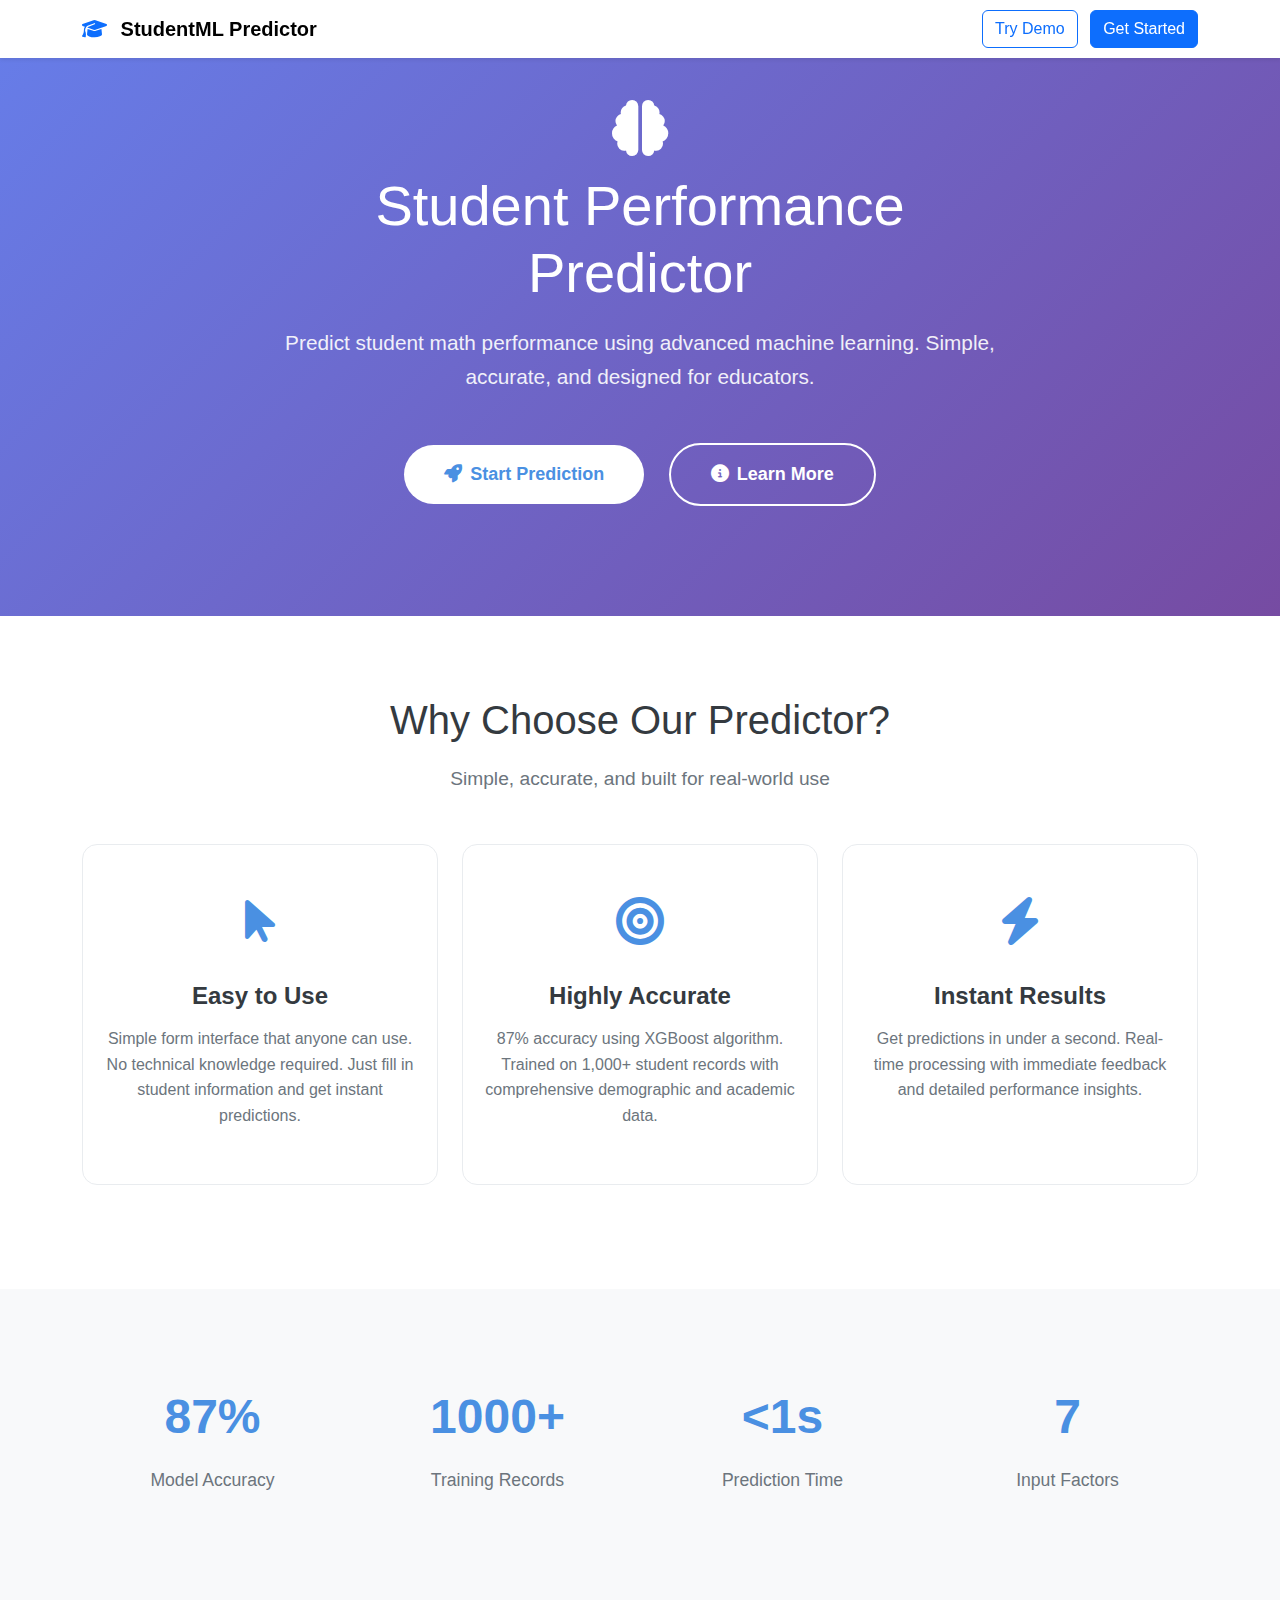
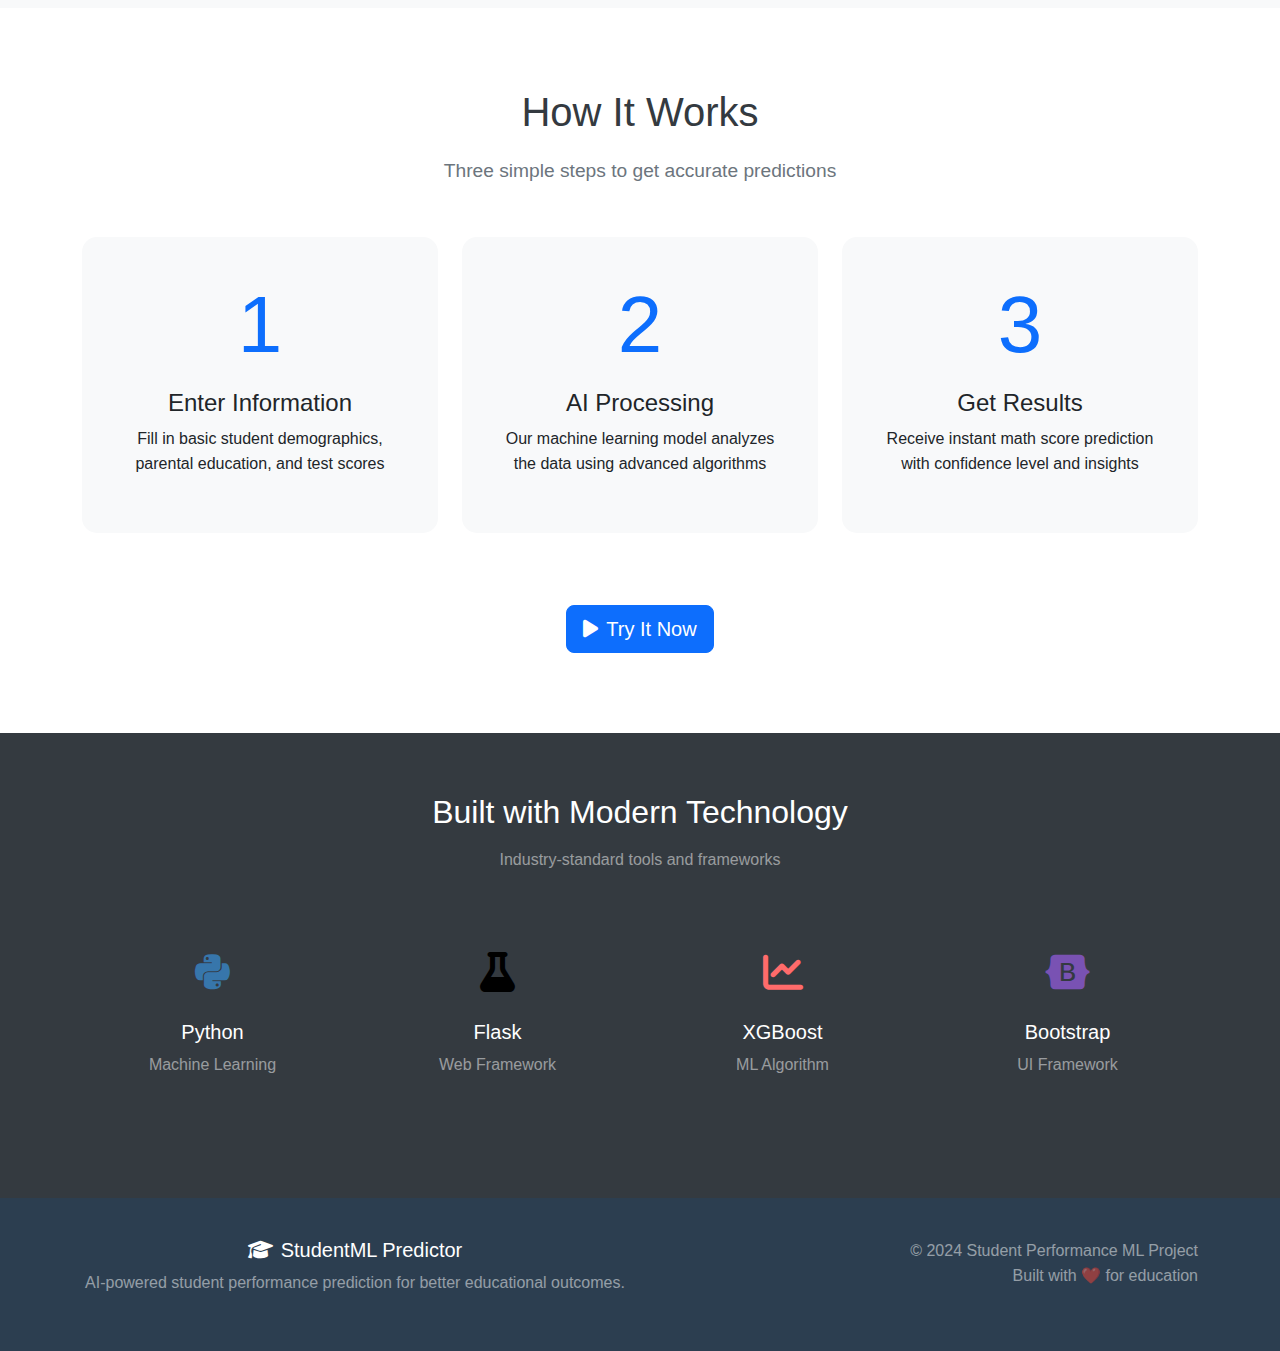
<file: templates/simple_index.html>
<!DOCTYPE html>
<html lang="en">
<head>
    <meta charset="UTF-8">
    <meta name="viewport" content="width=device-width, initial-scale=1.0">
    <title>Student Performance Predictor - AI-Powered Education Analytics</title>
    
    <!-- Bootstrap CSS -->
    <link href="https://cdn.jsdelivr.net/npm/bootstrap@5.3.0/dist/css/bootstrap.min.css" rel="stylesheet">
    <link href="https://cdnjs.cloudflare.com/ajax/libs/font-awesome/6.4.0/css/all.min.css" rel="stylesheet">
    
    <style>
        :root {
            --primary-color: #4a90e2;
            --secondary-color: #357abd;
            --success-color: #28a745;
            --warning-color: #ffc107;
            --danger-color: #dc3545;
            --light-bg: #f8f9fa;
            --dark-text: #343a40;
        }

        body {
            font-family: 'Segoe UI', Tahoma, Geneva, Verdana, sans-serif;
            line-height: 1.6;
        }

        .hero-section {
            background: linear-gradient(135deg, #667eea 0%, #764ba2 100%);
            color: white;
            padding: 100px 0;
            text-align: center;
        }

        .hero-title {
            font-size: 3.5rem;
            font-weight: 300;
            margin-bottom: 20px;
        }

        .hero-subtitle {
            font-size: 1.3rem;
            margin-bottom: 40px;
            opacity: 0.9;
        }

        .btn-hero {
            background: white;
            color: var(--primary-color);
            padding: 15px 40px;
            font-size: 18px;
            font-weight: 600;
            border-radius: 50px;
            text-decoration: none;
            display: inline-block;
            transition: all 0.3s ease;
            border: none;
            margin: 10px;
        }

        .btn-hero:hover {
            transform: translateY(-3px);
            box-shadow: 0 10px 25px rgba(0,0,0,0.2);
            color: var(--primary-color);
        }

        .btn-hero.secondary {
            background: transparent;
            color: white;
            border: 2px solid white;
        }

        .btn-hero.secondary:hover {
            background: white;
            color: var(--primary-color);
        }

        .features-section {
            padding: 80px 0;
            background: white;
        }

        .feature-card {
            text-align: center;
            padding: 40px 20px;
            border-radius: 15px;
            transition: all 0.3s ease;
            height: 100%;
            border: 1px solid #e9ecef;
        }

        .feature-card:hover {
            transform: translateY(-10px);
            box-shadow: 0 20px 40px rgba(0,0,0,0.1);
        }

        .feature-icon {
            font-size: 3rem;
            margin-bottom: 20px;
            color: var(--primary-color);
        }

        .feature-title {
            font-size: 1.5rem;
            font-weight: 600;
            margin-bottom: 15px;
            color: var(--dark-text);
        }

        .feature-description {
            color: #6c757d;
            line-height: 1.6;
        }

        .stats-section {
            background: var(--light-bg);
            padding: 60px 0;
        }

        .stat-card {
            text-align: center;
            padding: 30px;
        }

        .stat-number {
            font-size: 3rem;
            font-weight: bold;
            color: var(--primary-color);
            margin-bottom: 10px;
        }

        .stat-label {
            color: #6c757d;
            font-size: 1.1rem;
        }

        .demo-section {
            padding: 80px 0;
            background: white;
        }

        .demo-card {
            background: var(--light-bg);
            border-radius: 15px;
            padding: 40px;
            text-align: center;
        }

        .tech-section {
            background: var(--dark-text);
            color: white;
            padding: 60px 0;
        }

        .tech-item {
            text-align: center;
            padding: 20px;
        }

        .tech-icon {
            font-size: 2.5rem;
            margin-bottom: 15px;
        }

        .footer {
            background: #2c3e50;
            color: white;
            padding: 40px 0;
            text-align: center;
        }

        .section-title {
            font-size: 2.5rem;
            font-weight: 300;
            margin-bottom: 20px;
            color: var(--dark-text);
        }

        .section-subtitle {
            font-size: 1.2rem;
            color: #6c757d;
            margin-bottom: 50px;
        }

        @media (max-width: 768px) {
            .hero-title {
                font-size: 2.5rem;
            }
            
            .hero-subtitle {
                font-size: 1.1rem;
            }
            
            .section-title {
                font-size: 2rem;
            }
        }
    </style>
</head>
<body>
    <!-- Navigation -->
    <nav class="navbar navbar-expand-lg navbar-light bg-white fixed-top shadow-sm">
        <div class="container">
            <a class="navbar-brand fw-bold" href="#">
                <i class="fas fa-graduation-cap text-primary me-2"></i>
                StudentML Predictor
            </a>
            <div class="ms-auto">
                <a href="#demo" class="btn btn-outline-primary me-2">Try Demo</a>
                <a href="/simple-predict" class="btn btn-primary">Get Started</a>
            </div>
        </div>
    </nav>

    <!-- Hero Section -->
    <section class="hero-section">
        <div class="container">
            <div class="row justify-content-center">
                <div class="col-lg-8">
                    <h1 class="hero-title">
                        <i class="fas fa-brain mb-3 d-block"></i>
                        Student Performance Predictor
                    </h1>
                    <p class="hero-subtitle">
                        Predict student math performance using advanced machine learning. 
                        Simple, accurate, and designed for educators.
                    </p>
                    <div class="mt-4">
                        <a href="/simple-predict" class="btn-hero">
                            <i class="fas fa-rocket me-2"></i>Start Prediction
                        </a>
                        <a href="#features" class="btn-hero secondary">
                            <i class="fas fa-info-circle me-2"></i>Learn More
                        </a>
                    </div>
                </div>
            </div>
        </div>
    </section>

    <!-- Features Section -->
    <section id="features" class="features-section">
        <div class="container">
            <div class="text-center mb-5">
                <h2 class="section-title">Why Choose Our Predictor?</h2>
                <p class="section-subtitle">Simple, accurate, and built for real-world use</p>
            </div>
            
            <div class="row">
                <div class="col-lg-4 mb-4">
                    <div class="feature-card">
                        <div class="feature-icon">
                            <i class="fas fa-mouse-pointer"></i>
                        </div>
                        <h3 class="feature-title">Easy to Use</h3>
                        <p class="feature-description">
                            Simple form interface that anyone can use. No technical knowledge required. 
                            Just fill in student information and get instant predictions.
                        </p>
                    </div>
                </div>
                
                <div class="col-lg-4 mb-4">
                    <div class="feature-card">
                        <div class="feature-icon">
                            <i class="fas fa-bullseye"></i>
                        </div>
                        <h3 class="feature-title">Highly Accurate</h3>
                        <p class="feature-description">
                            87% accuracy using XGBoost algorithm. Trained on 1,000+ student records 
                            with comprehensive demographic and academic data.
                        </p>
                    </div>
                </div>
                
                <div class="col-lg-4 mb-4">
                    <div class="feature-card">
                        <div class="feature-icon">
                            <i class="fas fa-bolt"></i>
                        </div>
                        <h3 class="feature-title">Instant Results</h3>
                        <p class="feature-description">
                            Get predictions in under a second. Real-time processing with 
                            immediate feedback and detailed performance insights.
                        </p>
                    </div>
                </div>
            </div>
        </div>
    </section>

    <!-- Stats Section -->
    <section class="stats-section">
        <div class="container">
            <div class="row">
                <div class="col-lg-3 col-md-6 mb-4">
                    <div class="stat-card">
                        <div class="stat-number">87%</div>
                        <div class="stat-label">Model Accuracy</div>
                    </div>
                </div>
                <div class="col-lg-3 col-md-6 mb-4">
                    <div class="stat-card">
                        <div class="stat-number">1000+</div>
                        <div class="stat-label">Training Records</div>
                    </div>
                </div>
                <div class="col-lg-3 col-md-6 mb-4">
                    <div class="stat-card">
                        <div class="stat-number">&lt;1s</div>
                        <div class="stat-label">Prediction Time</div>
                    </div>
                </div>
                <div class="col-lg-3 col-md-6 mb-4">
                    <div class="stat-card">
                        <div class="stat-number">7</div>
                        <div class="stat-label">Input Factors</div>
                    </div>
                </div>
            </div>
        </div>
    </section>

    <!-- Demo Section -->
    <section id="demo" class="demo-section">
        <div class="container">
            <div class="text-center mb-5">
                <h2 class="section-title">How It Works</h2>
                <p class="section-subtitle">Three simple steps to get accurate predictions</p>
            </div>
            
            <div class="row">
                <div class="col-lg-4 mb-4">
                    <div class="demo-card">
                        <div class="display-1 text-primary mb-3">1</div>
                        <h4>Enter Information</h4>
                        <p>Fill in basic student demographics, parental education, and test scores</p>
                    </div>
                </div>
                <div class="col-lg-4 mb-4">
                    <div class="demo-card">
                        <div class="display-1 text-primary mb-3">2</div>
                        <h4>AI Processing</h4>
                        <p>Our machine learning model analyzes the data using advanced algorithms</p>
                    </div>
                </div>
                <div class="col-lg-4 mb-4">
                    <div class="demo-card">
                        <div class="display-1 text-primary mb-3">3</div>
                        <h4>Get Results</h4>
                        <p>Receive instant math score prediction with confidence level and insights</p>
                    </div>
                </div>
            </div>
            
            <div class="text-center mt-5">
                <a href="/simple-predict" class="btn btn-primary btn-lg">
                    <i class="fas fa-play me-2"></i>Try It Now
                </a>
            </div>
        </div>
    </section>

    <!-- Technology Section -->
    <section class="tech-section">
        <div class="container">
            <div class="text-center mb-5">
                <h2 class="text-white mb-3">Built with Modern Technology</h2>
                <p class="text-white-50">Industry-standard tools and frameworks</p>
            </div>
            
            <div class="row">
                <div class="col-lg-3 col-md-6 mb-4">
                    <div class="tech-item">
                        <div class="tech-icon">
                            <i class="fab fa-python" style="color: #3776ab;"></i>
                        </div>
                        <h5>Python</h5>
                        <p class="text-white-50">Machine Learning</p>
                    </div>
                </div>
                <div class="col-lg-3 col-md-6 mb-4">
                    <div class="tech-item">
                        <div class="tech-icon">
                            <i class="fas fa-flask" style="color: #000;"></i>
                        </div>
                        <h5>Flask</h5>
                        <p class="text-white-50">Web Framework</p>
                    </div>
                </div>
                <div class="col-lg-3 col-md-6 mb-4">
                    <div class="tech-item">
                        <div class="tech-icon">
                            <i class="fas fa-chart-line" style="color: #ff6b6b;"></i>
                        </div>
                        <h5>XGBoost</h5>
                        <p class="text-white-50">ML Algorithm</p>
                    </div>
                </div>
                <div class="col-lg-3 col-md-6 mb-4">
                    <div class="tech-item">
                        <div class="tech-icon">
                            <i class="fab fa-bootstrap" style="color: #7952b3;"></i>
                        </div>
                        <h5>Bootstrap</h5>
                        <p class="text-white-50">UI Framework</p>
                    </div>
                </div>
            </div>
        </div>
    </section>

    <!-- Footer -->
    <footer class="footer">
        <div class="container">
            <div class="row">
                <div class="col-md-6">
                    <h5><i class="fas fa-graduation-cap me-2"></i>StudentML Predictor</h5>
                    <p class="text-white-50">AI-powered student performance prediction for better educational outcomes.</p>
                </div>
                <div class="col-md-6 text-md-end">
                    <p class="text-white-50 mb-0">
                        © 2024 Student Performance ML Project<br>
                        Built with ❤️ for education
                    </p>
                </div>
            </div>
        </div>
    </footer>

    <!-- Bootstrap JS -->
    <script src="https://cdn.jsdelivr.net/npm/bootstrap@5.3.0/dist/js/bootstrap.bundle.min.js"></script>
    
    <script>
        // Smooth scrolling for anchor links
        document.querySelectorAll('a[href^="#"]').forEach(anchor => {
            anchor.addEventListener('click', function (e) {
                e.preventDefault();
                const target = document.querySelector(this.getAttribute('href'));
                if (target) {
                    target.scrollIntoView({
                        behavior: 'smooth',
                        block: 'start'
                    });
                }
            });
        });

        // Navbar background change on scroll
        window.addEventListener('scroll', function() {
            const navbar = document.querySelector('.navbar');
            if (window.scrollY > 50) {
                navbar.classList.add('shadow');
            } else {
                navbar.classList.remove('shadow');
            }
        });

        // Counter animation for stats
        function animateCounters() {
            const counters = document.querySelectorAll('.stat-number');
            counters.forEach(counter => {
                const target = counter.textContent;
                const isPercentage = target.includes('%');
                const isTime = target.includes('s');
                const isPlus = target.includes('+');
                
                let numericTarget;
                if (isPercentage) {
                    numericTarget = parseInt(target);
                } else if (isTime) {
                    numericTarget = 1;
                } else if (isPlus) {
                    numericTarget = parseInt(target);
                } else {
                    numericTarget = parseInt(target);
                }
                
                let current = 0;
                const increment = numericTarget / 50;
                const timer = setInterval(() => {
                    current += increment;
                    if (current >= numericTarget) {
                        current = numericTarget;
                        clearInterval(timer);
                    }
                    
                    if (isPercentage) {
                        counter.textContent = Math.floor(current) + '%';
                    } else if (isTime) {
                        counter.textContent = '<1s';
                    } else if (isPlus) {
                        counter.textContent = Math.floor(current) + '+';
                    } else {
                        counter.textContent = Math.floor(current);
                    }
                }, 50);
            });
        }

        // Trigger counter animation when stats section is visible
        const observer = new IntersectionObserver((entries) => {
            entries.forEach(entry => {
                if (entry.isIntersecting) {
                    animateCounters();
                    observer.unobserve(entry.target);
                }
            });
        });

        const statsSection = document.querySelector('.stats-section');
        if (statsSection) {
            observer.observe(statsSection);
        }
    </script>
</body>
</html>
</file>
